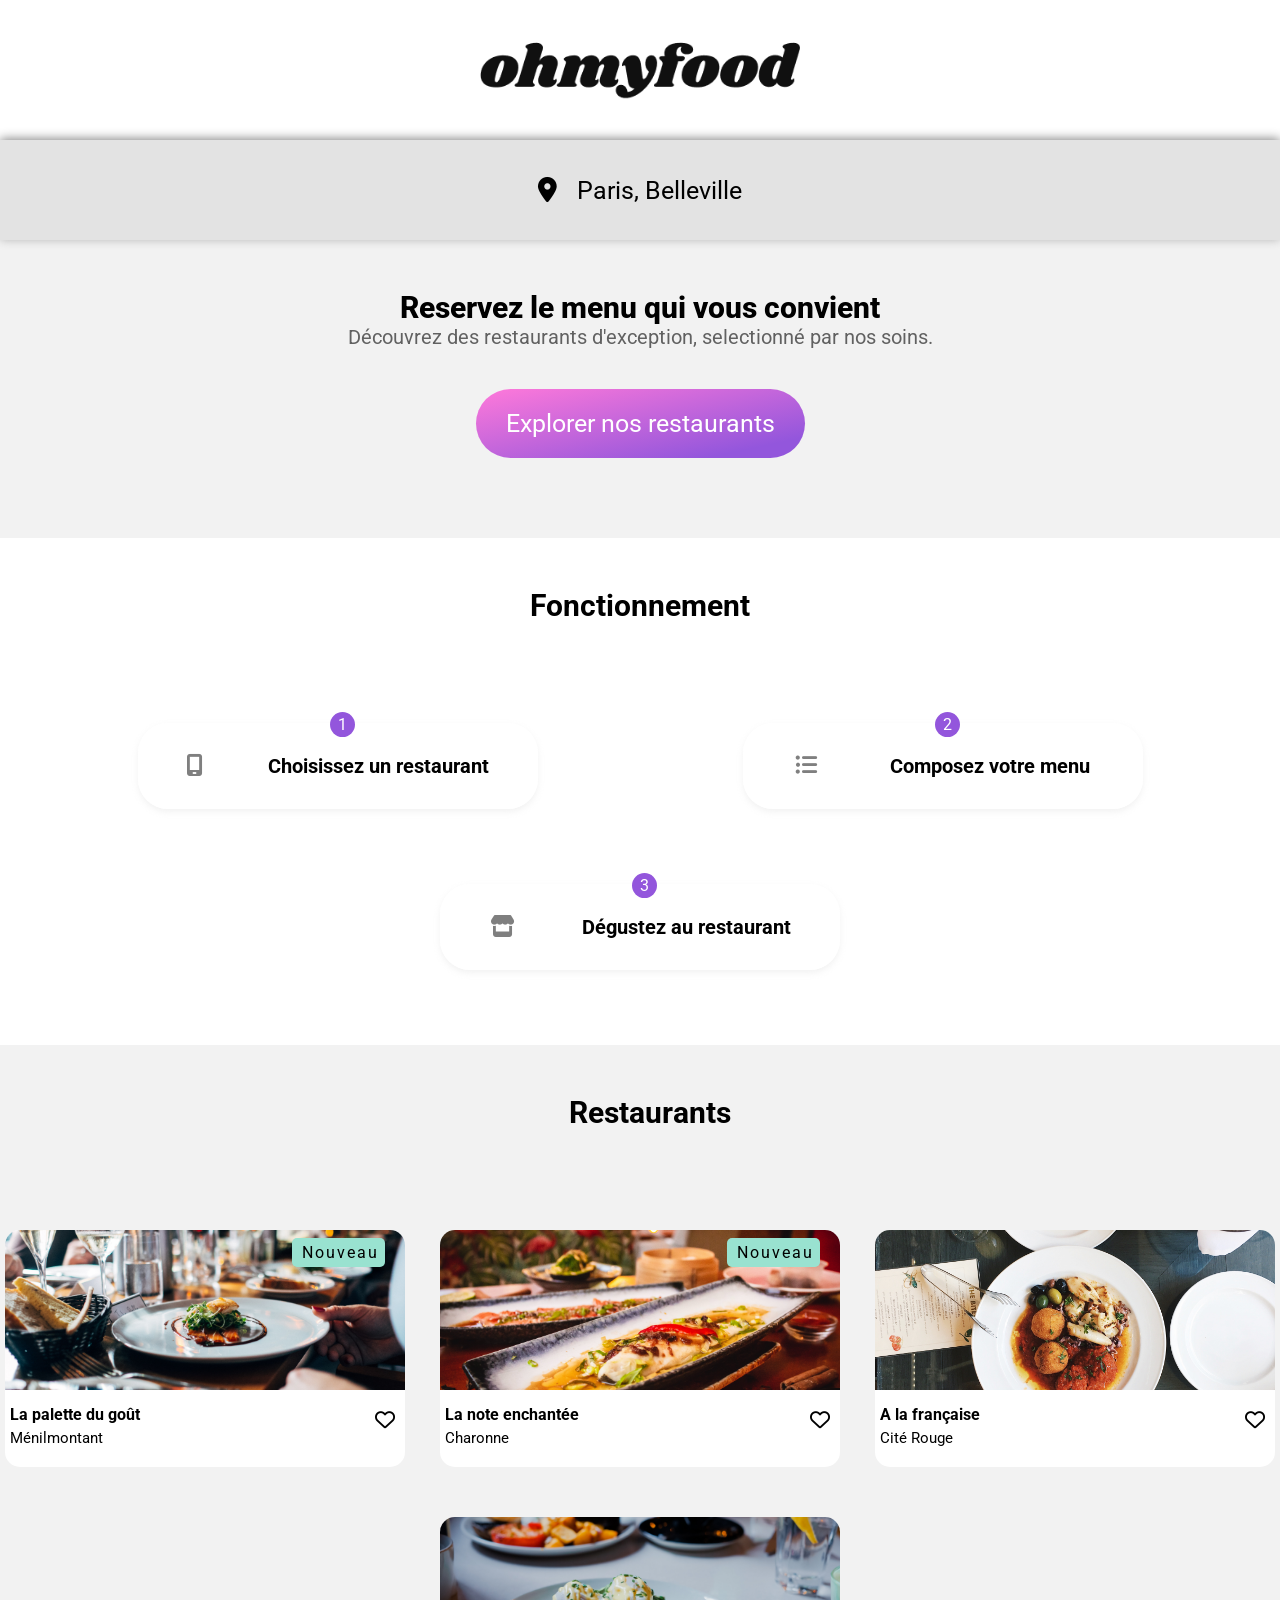
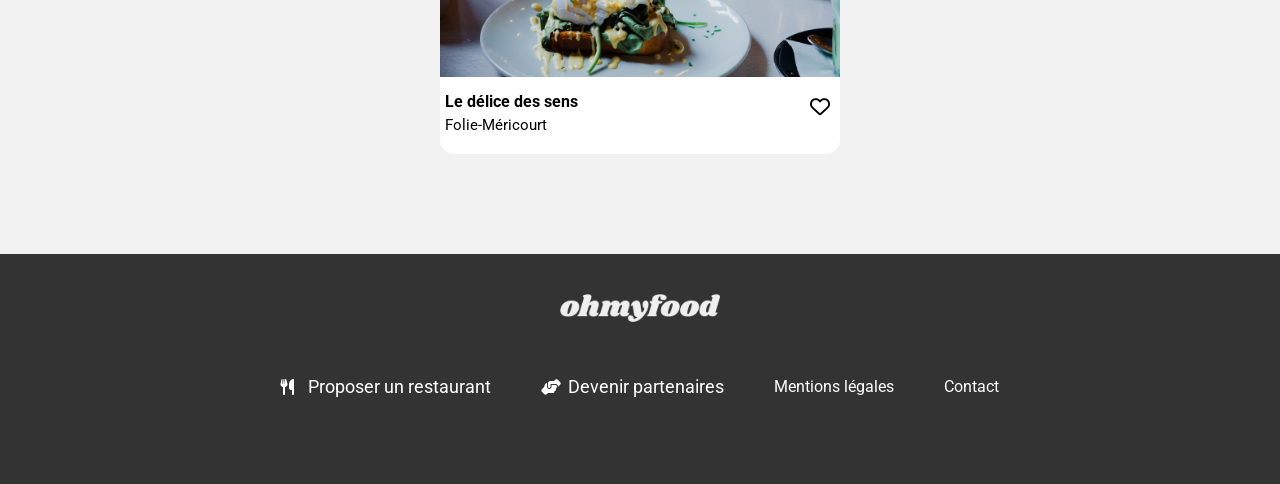
<file: accueil.html>
<!DOCTYPE html>
<html lang="fr">

    <head>
        <meta charset="UTF-8">
        <meta http-equiv="X-UA-Compatible" content="IE=edge">
        <meta name="viewport" content="width=device-width, initial-scale=1.0">

        <!-- Lien vers css personalisé -->
        <link rel="stylesheet" href="ressources/css/style.css">

        <!-- cdn Font Awesome -->
        <link rel="stylesheet" href="https://cdnjs.cloudflare.com/ajax/libs/font-awesome/6.1.1/css/all.min.css" integrity="sha512-KfkfwYDsLkIlwQp6LFnl8zNdLGxu9YAA1QvwINks4PhcElQSvqcyVLLD9aMhXd13uQjoXtEKNosOWaZqXgel0g==" crossorigin="anonymous" referrerpolicy="no-referrer" />

        <!-- cdn google font -->
        <link rel="preconnect" href="https://fonts.googleapis.com">
        <link rel="preconnect" href="https://fonts.gstatic.com" crossorigin>
        <link href="https://fonts.googleapis.com/css2?family=Shrikhand&display=swap" rel="stylesheet">
        <link href="https://fonts.googleapis.com/css2?family=Roboto:wght@100;300;400;500;700;900&family=Shrikhand&display=swap" rel="stylesheet">

        <title>Ohmyfood - Accueil</title>
    </head>
    <body>

         <div class="loader-container">
            <div class="loader"></div>
        </div>

        <header>
            <div class="nomSite">
                <img src="ressources/images/logo/ohmyfood.png" alt="Nom site internet ohmyfood">
            </div>
        </header>

        <main>

            <div id="localisation">
                <i class="fa-solid fa-location-dot"></i>
                <p>Paris, Belleville</p>
            </div>

            <section id="reservation">
                <h2>Reservez le menu qui vous convient</h2>
                <h3>Découvrez des restaurants d'exception, selectionné par nos soins.</h3>
                <a href="#restaurants">Explorer nos restaurants</a>

            </section>

            <section id="fonctionnement">
                <h2>Fonctionnement</h2>
                <div id="fonctionnementFlex">
                    <a href="#">
                        <div class="fonctionnementButtonFlex">
                            <i class="fa-solid fa-mobile-screen"></i>
                            <p>Choisissez un restaurant</p>
                        </div>
                        <span>1</span>
                    </a>
                    <a href="#">
                        <div class="fonctionnementButtonFlex">
                            <i class="fa-solid fa-list-ul"></i>
                            <p>Composez votre menu</p>
                        </div>
                        <span>2</span>
                    </a>
                    <a href="#">
                        <div class="fonctionnementButtonFlex">
                            <i class="fa-solid fa-store"></i>
                            <p>Dégustez au restaurant</p>
                        </div>
                        <span>3</span>
                    </a>
                </div>
            </section>

            <section id="restaurants">
                <h1>Restaurants</h1>
                <div id="restaurantContainer">
                    <div class="restaurant">
                        <a href="laPaletteDuGout.html">
                            <div class="restaurantPhoto" id="restaurantPhoto1">
                                <div class="textClignotant">
                                    <ul>
                                        <li>N</li>
                                        <li>o</li>
                                        <li>u</li>
                                        <li>v</li>
                                        <li>e</li>
                                        <li>a</li>
                                        <li>u</li>
                                    </ul>
                                </div>
                            </div>
                            <div class="restaurantDescription">
                                <h4>La palette du goût</h4>
                                <h5>Ménilmontant</h5>
                                <i class="fa-regular fa-heart"></i>
                                <i class="fa-solid fa-heart"></i>
                                
                            </div>
                        </a>
                    </div>
                    <div class="restaurant">
                        <a href="laNoteEnchantee.html">
                            <div class="restaurantPhoto" id="restaurantPhoto2">
                                <div class="textClignotant">
                                    <ul>
                                        <li>N</li>
                                        <li>o</li>
                                        <li>u</li>
                                        <li>v</li>
                                        <li>e</li>
                                        <li>a</li>
                                        <li>u</li>
                                    </ul>
                                </div>
                            </div>
                            <div class="restaurantDescription">
                                <h4>La note enchantée</h4>
                                <h5>Charonne</h5>
                                <i class="fa-regular fa-heart"></i>
                                <i class="fa-solid fa-heart"></i>
                            </div>
                        </a>
                    </div>
                    <div class="restaurant">
                        <a href="aLaFrancaise.html">
                            <div class="restaurantPhoto" id="restaurantPhoto3"></div>
                            <div class="restaurantDescription">
                                <h4>A la française</h4>
                                <h5>Cité Rouge</h5>
                                <i class="fa-regular fa-heart"></i>
                                <i class="fa-solid fa-heart"></i>
                            </div>
                        </a>
                    </div>
                    <div class="restaurant">
                        <a href="leDeliceDuSens.html">
                            <div class="restaurantPhoto" id="restaurantPhoto4"></div>
                            <div class="restaurantDescription">
                                <h4>Le délice des sens</h4>
                                <h5>Folie-Méricourt</h5>
                                <i class="fa-regular fa-heart"></i>
                                <i class="fa-solid fa-heart"></i>
                            </div>
                        </a>
                    </div>
                </div>
            </section>
            
        </main>


        <footer>
            <div id="nomSiteFooter">
                <img src="ressources/images/logo/ohmyfood.png" alt="logo ohmyfood">
            </div>
            <ul>
                <li id="footerRestaurant">
                    <a href="#">
                        <i class="fa-solid fa-utensils"></i>
                        <span>Proposer un restaurant</span>   
                    </a>
                </li>
                <li id="footerPartener">
                    <a href="#">
                        <i class="fa-solid fa-handshake-angle"></i>
                        <span>Devenir partenaires</span>
                    </a>
                </li>
                <li>
                    <a href="#">Mentions légales</a>
                </li>
                <li>
                    <a href="#">Contact</a>
                </li>
            </ul>
        </footer>
    </body>
</html>
</file>
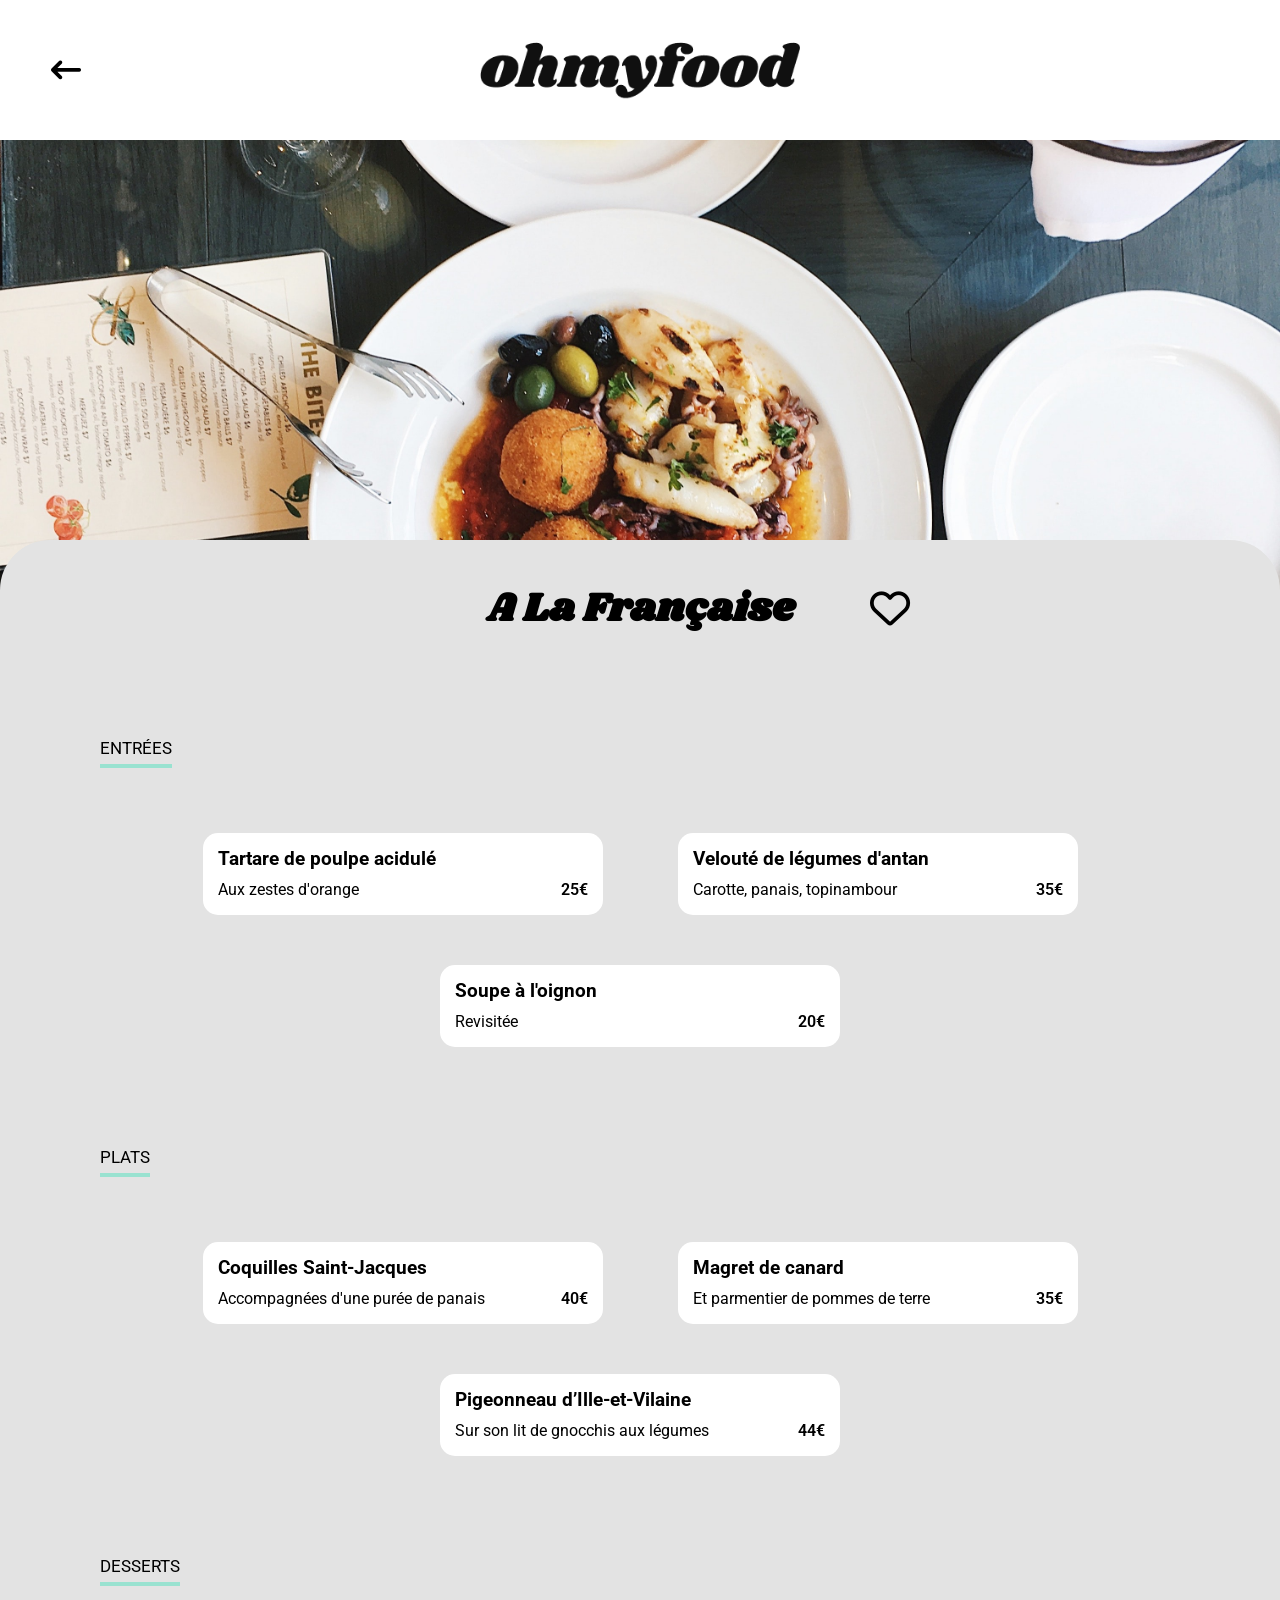
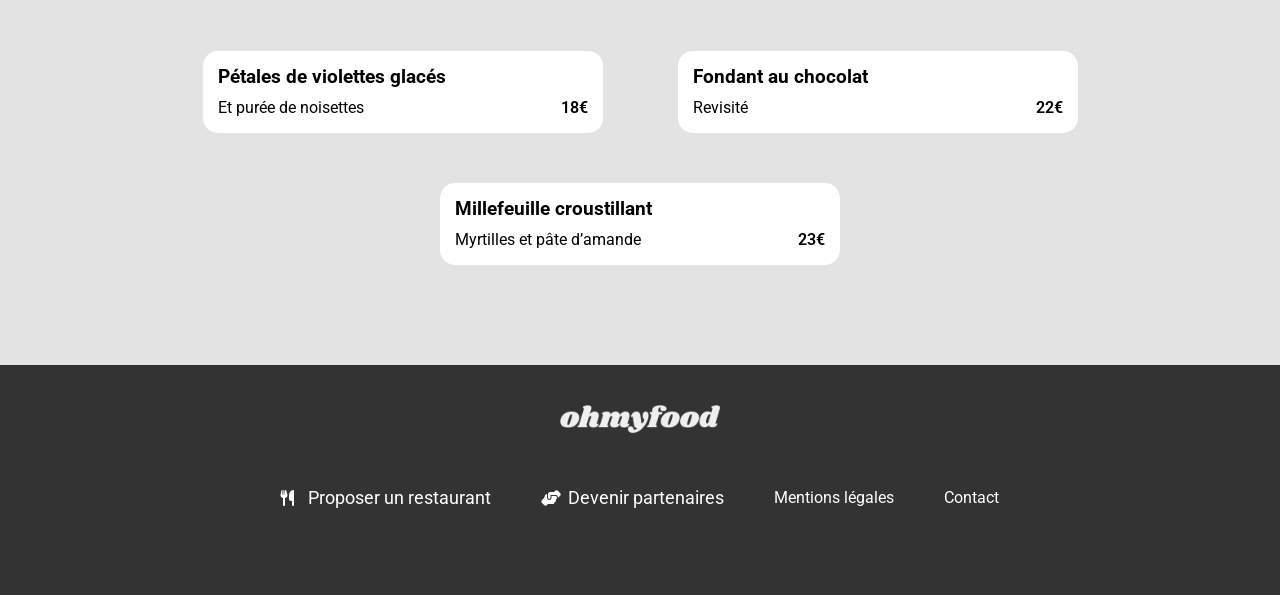
<file: aLaFrancaise.html>
<!DOCTYPE html>

<html lang="fr">
    <head>
        <meta charset="UTF-8">
        <meta http-equiv="X-UA-Compatible" content="IE=edge">
        <meta name="viewport" content="width=device-width, initial-scale=1.0">

        <!-- Lien vers css personalisé -->
        <link rel="stylesheet" href="ressources/css/style.css">

        <!-- cdn Font Awesome -->
        <link rel="stylesheet" href="https://cdnjs.cloudflare.com/ajax/libs/font-awesome/6.1.1/css/all.min.css" integrity="sha512-KfkfwYDsLkIlwQp6LFnl8zNdLGxu9YAA1QvwINks4PhcElQSvqcyVLLD9aMhXd13uQjoXtEKNosOWaZqXgel0g==" crossorigin="anonymous" referrerpolicy="no-referrer" />

        <!-- cdn google font -->
        <link rel="preconnect" href="https://fonts.googleapis.com">
        <link rel="preconnect" href="https://fonts.gstatic.com" crossorigin>
        <link href="https://fonts.googleapis.com/css2?family=Shrikhand&display=swap" rel="stylesheet">
        <link href="https://fonts.googleapis.com/css2?family=Roboto:wght@100;300;400;500;700;900&family=Shrikhand&display=swap" rel="stylesheet">

        <title> Ohmyfood - A la française </title>
    </head>

    <body>

        <header>
            <div class="nomSite">
                <img src="ressources/images/logo/ohmyfood.png" alt="Nom site internet ohmyfood">
            </div>
        </header>
        
        <main>
            <div class="photoRestaurant" id="photoRestaurant3">
                <a href="accueil.html">
                    <i class="fa-solid fa-arrow-left-long"></i>
                </a>
            </div>

            <section class="contenuRestaurant">
                
                <div class="titreRestaurant">
                    <h1>A La Française</h1>
                    <i class="fa-regular fa-heart"></i>
                    <i class="fa-solid fa-heart"></i>
                </div>

                <div class="platRestaurant">
                    <div class="platRestaurantType">
                        <h2>Entrées</h2>
                        <div class="platRestaurantTypeDetail">
                            <div class="detailCarteRestaurant">
                                <div class="extensionCarteHover"></div>
                                <div class="extensionCarteHoverCheck">
                                    <i class="fa-solid fa-circle-check"></i>
                                </div>
                                <h3>Tartare de poulpe acidulé</h3>
                                <p>Aux zestes d'orange</p>
                                <span>25€</span>
                            </div>
                            <div class="detailCarteRestaurant">
                                <div class="extensionCarteHover">
                                    <span>...</span>
                                </div>
                                <div class="extensionCarteHoverCheck">
                                    <i class="fa-solid fa-circle-check"></i>
                                </div>
                                <h3>Velouté de légumes d'antan</h3>
                                <p>Carotte, panais, topinambour</p>
                                <span>35€</span>
                            </div>
                            <div class="detailCarteRestaurant">
                                <div class="extensionCarteHover"></div>
                                <div class="extensionCarteHoverCheck">
                                    <i class="fa-solid fa-circle-check"></i>
                                </div>
                                <h3>Soupe à l'oignon</h3>
                                <p>Revisitée</p>
                                <span>20€</span>
                            </div>
                        </div>
                    </div>

                    <div class="platRestaurantType">
                        <h2>Plats</h2>
                        <div class="platRestaurantTypeDetail">
                            <div class="detailCarteRestaurant">
                                <div class="extensionCarteHover">
                                    <span>...</span>
                                </div>
                                <div class="extensionCarteHoverCheck">
                                    <i class="fa-solid fa-circle-check"></i>
                                </div>
                                <h3>Coquilles Saint-Jacques</h3>
                                <p>Accompagnées d'une purée de panais</p>
                                <span>40€</span>
                            </div>
                            <div class="detailCarteRestaurant">
                                <div class="extensionCarteHover">
                                    <span>...</span>
                                </div>
                                <div class="extensionCarteHoverCheck">
                                    <i class="fa-solid fa-circle-check"></i>
                                </div>
                                <h3>Magret de canard</h3>
                                <p>Et parmentier de pommes de terre</p>
                                <span>35€</span>
                            </div>
                            <div class="detailCarteRestaurant">
                                <div class="extensionCarteHover">
                                    <span>...</span>
                                </div>
                                <div class="extensionCarteHoverCheck">
                                    <i class="fa-solid fa-circle-check"></i>
                                </div>
                                <h3>Pigeonneau d’Ille-et-Vilaine</h3>
                                <p>Sur son lit de gnocchis aux légumes</p>
                                <span>44€</span>
                            </div>
                        </div>
                    </div>

                    <div class="platRestaurantType">
                        <h2>desserts</h2>
                        <div class="platRestaurantTypeDetail">
                            <div class="detailCarteRestaurant">
                                <div class="extensionCarteHover"></div>
                                <div class="extensionCarteHoverCheck">
                                    <i class="fa-solid fa-circle-check"></i>
                                </div>
                                <h3>Pétales de violettes glacés</h3>
                                <p>Et purée de noisettes</p>
                                <span>18€</span>
                            </div>
                            <div class="detailCarteRestaurant">
                                <div class="extensionCarteHover"></div>
                                <div class="extensionCarteHoverCheck">
                                    <i class="fa-solid fa-circle-check"></i>
                                </div>
                                <h3>Fondant au chocolat</h3>
                                <p>Revisité</p>
                                <span>22€</span>
                            </div>
                            <div class="detailCarteRestaurant">
                                <div class="extensionCarteHover">
                                    <span>...</span>
                                </div>
                                <div class="extensionCarteHoverCheck">
                                    <i class="fa-solid fa-circle-check"></i>
                                </div>
                                <h3>Millefeuille croustillant</h3>
                                <p>Myrtilles et pâte d’amande</p>
                                <span>23€</span>
                            </div>
                        </div>
                    </div>

                </div>
            </section>
        </main>
        
        <footer>
            <div id="nomSiteFooter">
                <img src="ressources/images/logo/ohmyfood.png" alt="logo ohmyfood">
            </div>
            <ul>
                <li id="footerRestaurant">
                    <a href="#">
                        <i class="fa-solid fa-utensils"></i>
                        <span>Proposer un restaurant</span>   
                    </a>
                </li>
                <li id="footerPartener">
                    <a href="#">
                        <i class="fa-solid fa-handshake-angle"></i>
                        <span>Devenir partenaires</span>
                    </a>
                </li>
                <li>
                    <a href="#">Mentions légales</a>
                </li>
                <li>
                    <a href="#">Contact</a>
                </li>
            </ul>
        </footer>
    </body>
</html>
</file>
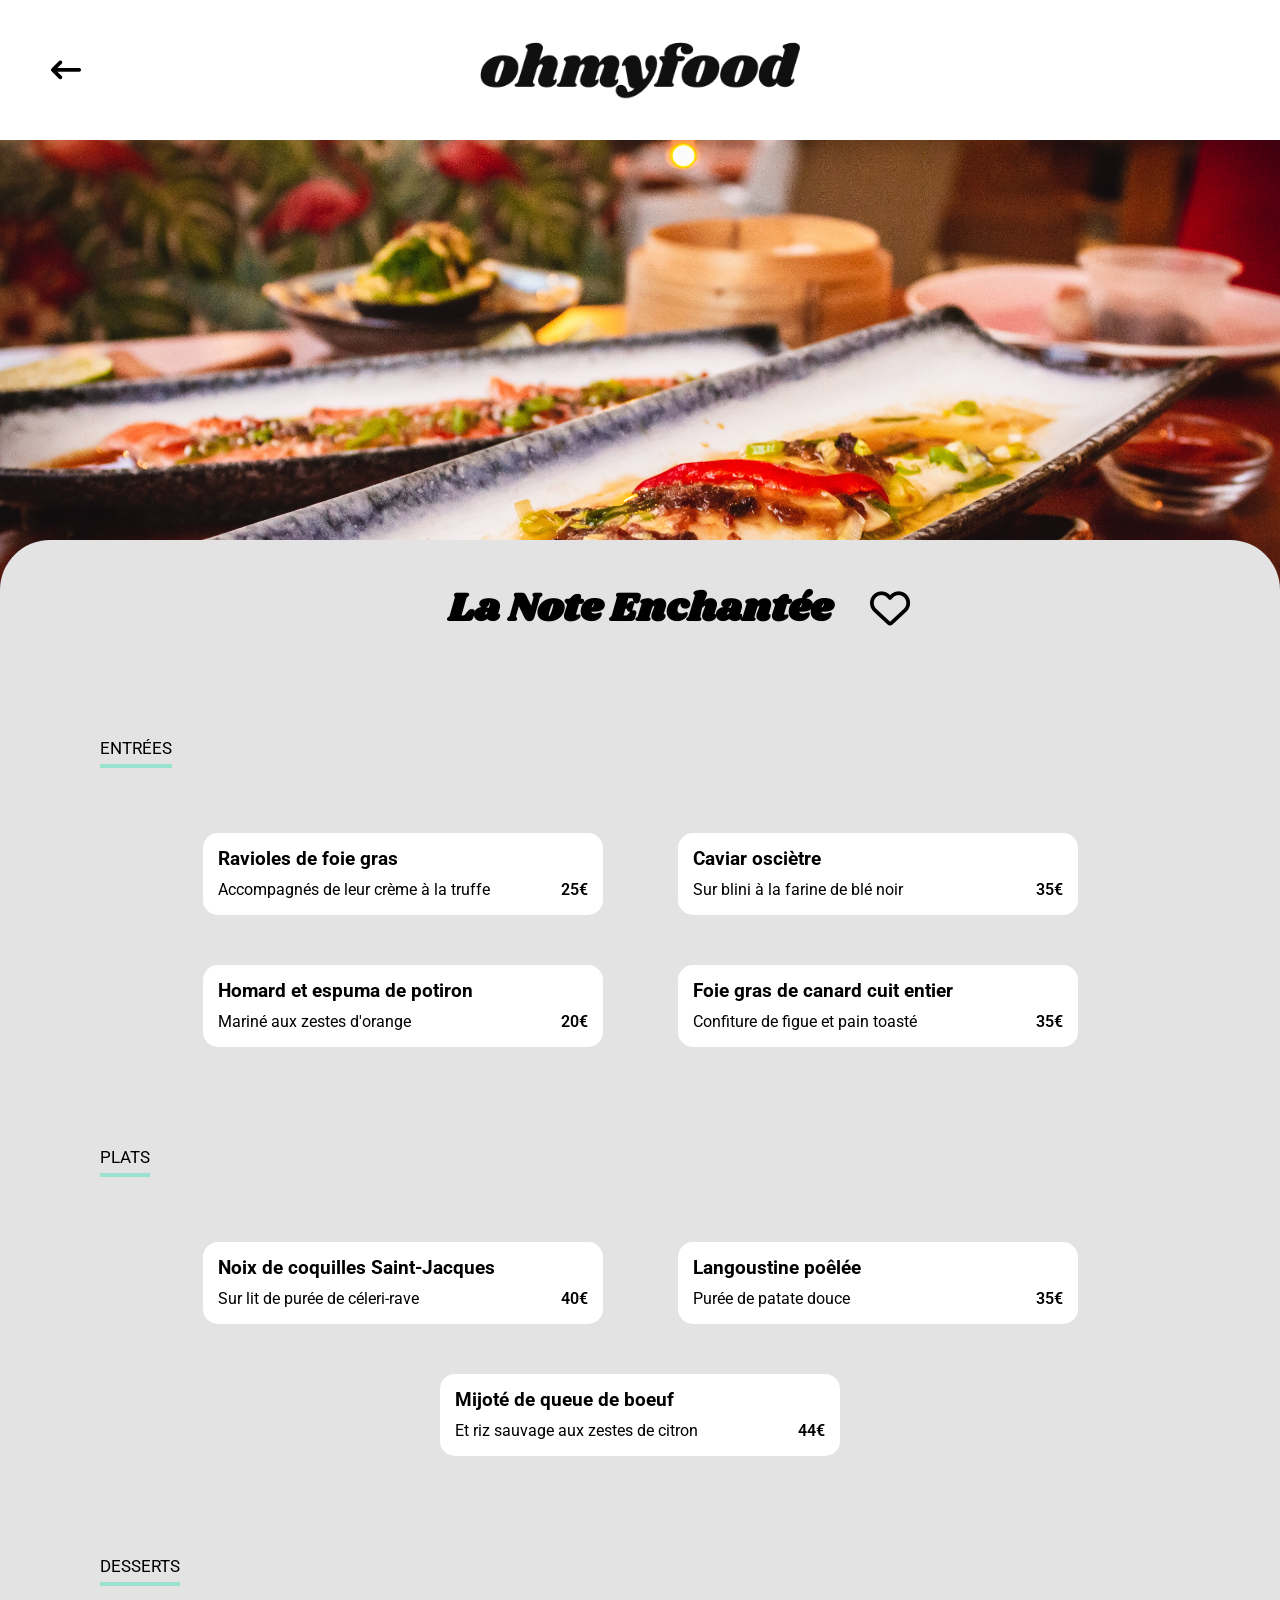
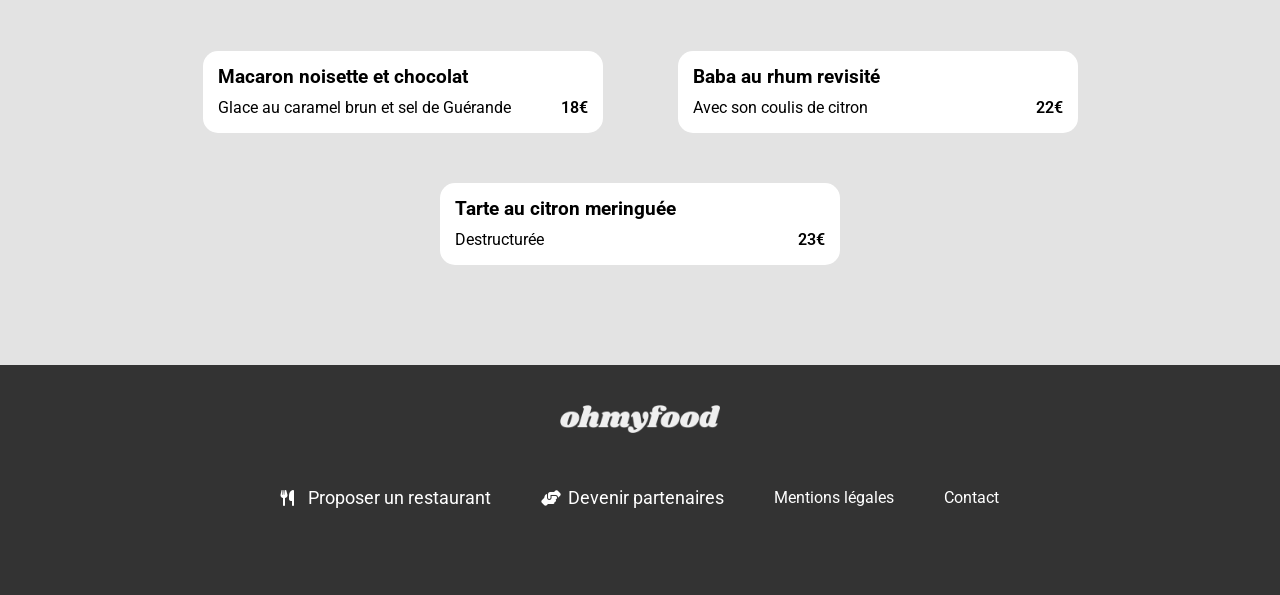
<file: laNoteEnchantee.html>
<!DOCTYPE html>

<html lang="fr">
    <head>
        <meta charset="UTF-8">
        <meta http-equiv="X-UA-Compatible" content="IE=edge">
        <meta name="viewport" content="width=device-width, initial-scale=1.0">

        <!-- Lien vers css personalisé -->
        <link rel="stylesheet" href="ressources/css/style.css">

        <!-- cdn Font Awesome -->
        <link rel="stylesheet" href="https://cdnjs.cloudflare.com/ajax/libs/font-awesome/6.1.1/css/all.min.css" integrity="sha512-KfkfwYDsLkIlwQp6LFnl8zNdLGxu9YAA1QvwINks4PhcElQSvqcyVLLD9aMhXd13uQjoXtEKNosOWaZqXgel0g==" crossorigin="anonymous" referrerpolicy="no-referrer" />

        <!-- cdn google font -->
        <link rel="preconnect" href="https://fonts.googleapis.com">
        <link rel="preconnect" href="https://fonts.gstatic.com" crossorigin>
        <link href="https://fonts.googleapis.com/css2?family=Shrikhand&display=swap" rel="stylesheet">
        <link href="https://fonts.googleapis.com/css2?family=Roboto:wght@100;300;400;500;700;900&family=Shrikhand&display=swap" rel="stylesheet">

        <title> Ohmyfood - La Note Enchantée </title>
    </head>

    <body>

        <header>
            <div class="nomSite">
                <img src="ressources/images/logo/ohmyfood.png" alt="Nom site internet ohmyfood">
            </div>
        </header>
        
        <main>
            <div class="photoRestaurant" id="photoRestaurant2">
                <a href="accueil.html">
                    <i class="fa-solid fa-arrow-left-long"></i>
                </a>
            </div>

            <section class="contenuRestaurant">
                <div class="titreRestaurant">
                    <h1>La Note Enchantée</h1>
                    <i class="fa-regular fa-heart"></i>
                    <i class="fa-solid fa-heart"></i>
                </div>

                <div class="platRestaurant">
                    <div class="platRestaurantType">
                        <h2>Entrées</h2>
                        <div class="platRestaurantTypeDetail">
                            <div class="detailCarteRestaurant">
                                <div class="extensionCarteHover">
                                    <span>...</span>
                                </div>
                                <div class="extensionCarteHoverCheck">
                                    <i class="fa-solid fa-circle-check"></i>
                                </div>
                                <h3>Ravioles de foie gras</h3>
                                <p>Accompagnés de leur crème à la truffe</p>
                                <span>25€</span>
                            </div>
                            <div class="detailCarteRestaurant">
                                <div class="extensionCarteHover">
                                    <span>...</span>
                                </div>
                                <div class="extensionCarteHoverCheck">
                                    <i class="fa-solid fa-circle-check"></i>
                                </div>
                                <h3>Caviar osciètre </h3>
                                <p>Sur blini à la farine de blé noir</p>
                                <span>35€</span>
                            </div>
                            <div class="detailCarteRestaurant">
                                <div class="extensionCarteHover">
                                    <span>...</span>
                                </div>
                                <div class="extensionCarteHoverCheck">
                                    <i class="fa-solid fa-circle-check"></i>
                                </div>
                                <h3>Homard et espuma de potiron</h3>
                                <p>Mariné aux zestes d'orange</p>
                                <span>20€</span>
                            </div>
                            <div class="detailCarteRestaurant">
                                <div class="extensionCarteHover">
                                    <span>...</span>
                                </div>
                                <div class="extensionCarteHoverCheck">
                                    <i class="fa-solid fa-circle-check"></i>
                                </div>
                                <h3>Foie gras de canard cuit entier</h3>
                                <p>Confiture de figue et pain toasté</p>
                                <span>35€</span>
                            </div>
                        </div>
                    </div>

                    <div class="platRestaurantType">
                        <h2>Plats</h2>
                        <div class="platRestaurantTypeDetail">
                            <div class="detailCarteRestaurant">
                                <div class="extensionCarteHover">
                                    <span>...</span>
                                </div>
                                <div class="extensionCarteHoverCheck">
                                    <i class="fa-solid fa-circle-check"></i>
                                </div>
                                <h3>Noix de coquilles Saint-Jacques</h3>
                                <p>Sur lit de purée de céleri-rave</p>
                                <span>40€</span>
                            </div>
                            <div class="detailCarteRestaurant">
                                <div class="extensionCarteHover"></div>
                                <div class="extensionCarteHoverCheck">
                                    <i class="fa-solid fa-circle-check"></i>
                                </div>
                                <h3>Langoustine poêlée</h3>
                                <p>Purée de patate douce</p>
                                <span>35€</span>
                            </div>
                            <div class="detailCarteRestaurant">
                                <div class="extensionCarteHover">
                                    <span>...</span>
                                </div>
                                <div class="extensionCarteHoverCheck">
                                    <i class="fa-solid fa-circle-check"></i>
                                </div>
                                <h3>Mijoté de queue de boeuf </h3>
                                <p>Et riz sauvage aux zestes de citron</p>
                                <span>44€</span>
                            </div>
                        </div>
                    </div>

                    <div class="platRestaurantType">
                        <h2>desserts</h2>
                        <div class="platRestaurantTypeDetail">
                            <div class="detailCarteRestaurant">
                                <div class="extensionCarteHover">
                                    <span>...</span>
                                </div>
                                <div class="extensionCarteHoverCheck">
                                    <i class="fa-solid fa-circle-check"></i>
                                </div>
                                <h3>Macaron noisette et chocolat</h3>
                                <p>Glace au caramel brun et sel de Guérande</p>
                                <span>18€</span>
                            </div>
                            <div class="detailCarteRestaurant">
                                <div class="extensionCarteHover">
                                    <span>...</span>
                                </div>
                                <div class="extensionCarteHoverCheck">
                                    <i class="fa-solid fa-circle-check"></i>
                                </div>
                                <h3>Baba au rhum revisité </h3>
                                <p>Avec son coulis de citron</p>
                                <span>22€</span>
                            </div>
                            <div class="detailCarteRestaurant">
                                <div class="extensionCarteHover"></div>
                                <div class="extensionCarteHoverCheck">
                                    <i class="fa-solid fa-circle-check"></i>
                                </div>
                                <h3>Tarte au citron meringuée </h3>
                                <p>Destructurée</p>
                                <span>23€</span>
                            </div>
                        </div>
                    </div>

                </div>
            </section>
        </main>
        
        <footer>
            <div id="nomSiteFooter">
                <img src="ressources/images/logo/ohmyfood.png" alt="logo ohmyfood">
            </div>
            <ul>
                <li id="footerRestaurant">
                    <a href="#">
                        <i class="fa-solid fa-utensils"></i>
                        <span>Proposer un restaurant</span>   
                    </a>
                </li>
                <li id="footerPartener">
                    <a href="#">
                        <i class="fa-solid fa-handshake-angle"></i>
                        <span>Devenir partenaires</span>
                    </a>
                </li>
                <li>
                    <a href="#">Mentions légales</a>
                </li>
                <li>
                    <a href="#">Contact</a>
                </li>
            </ul>
        </footer>
    </body>
</html>
</file>
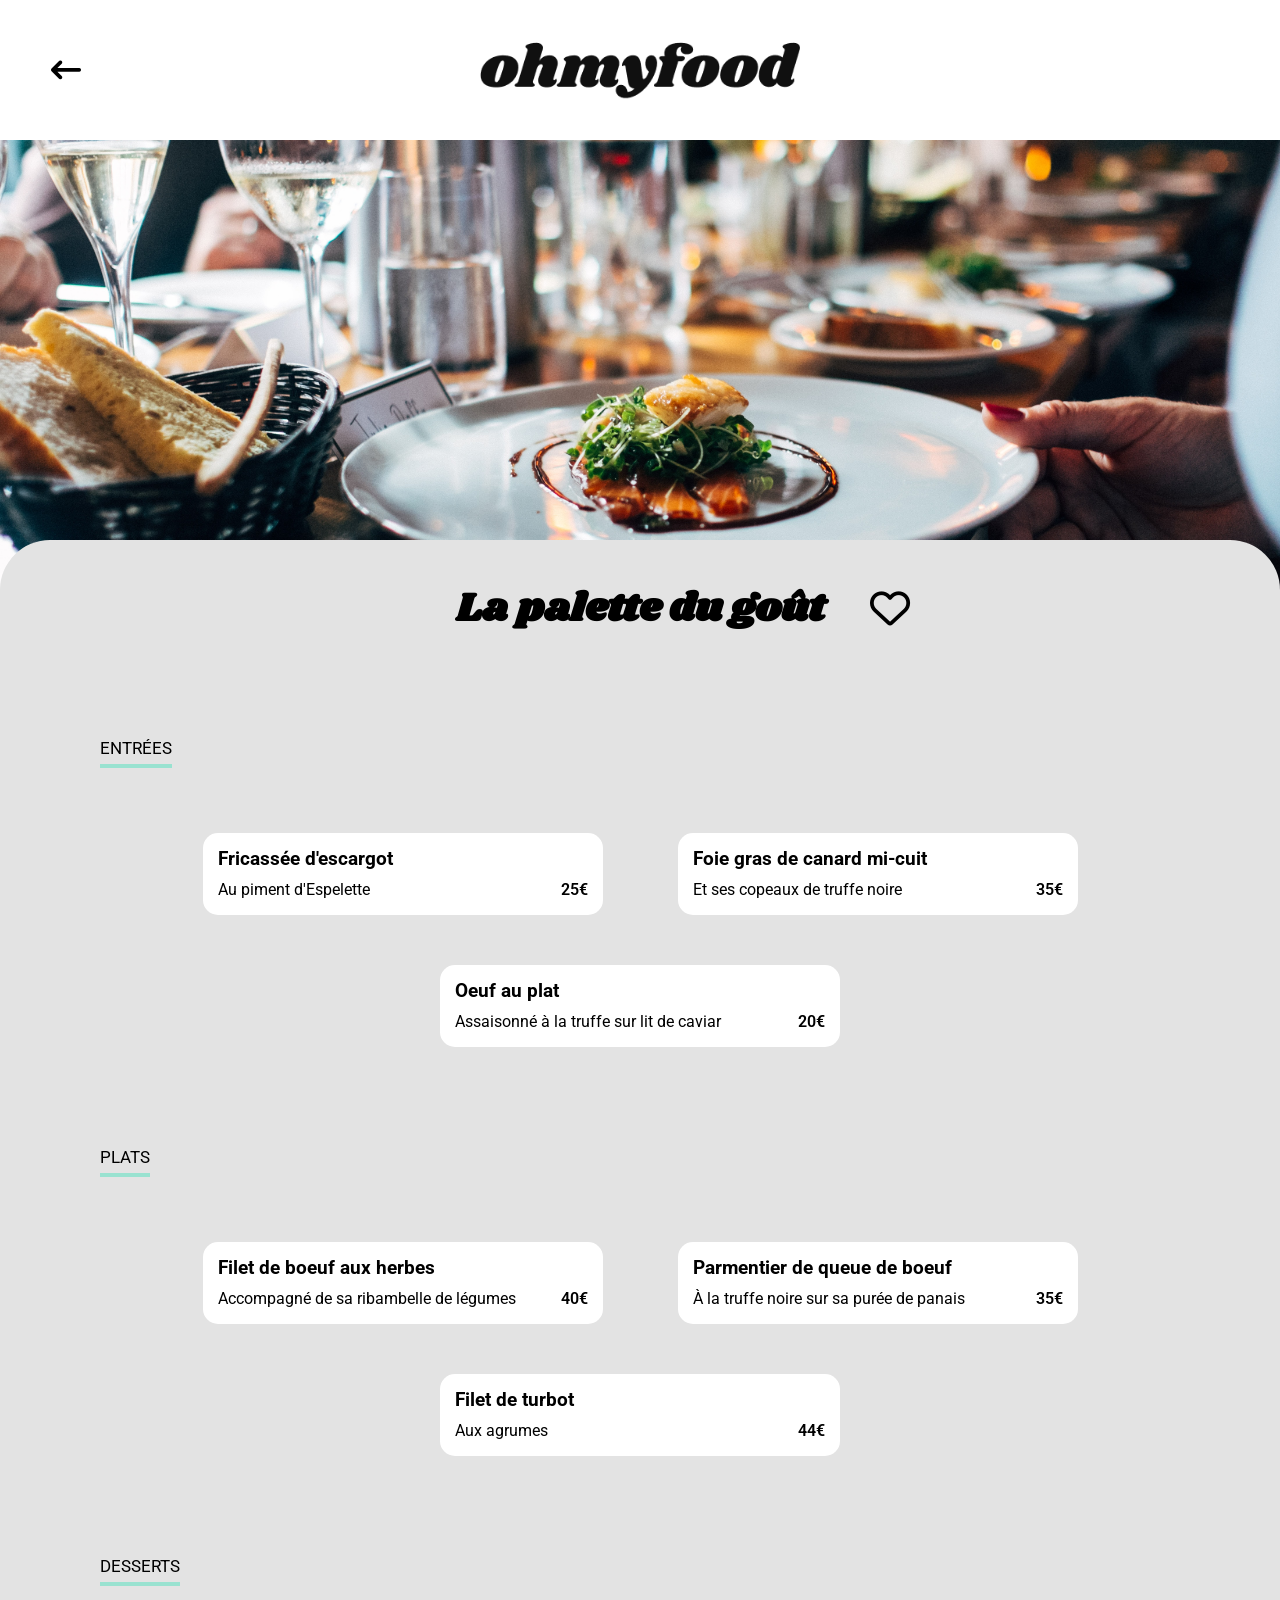
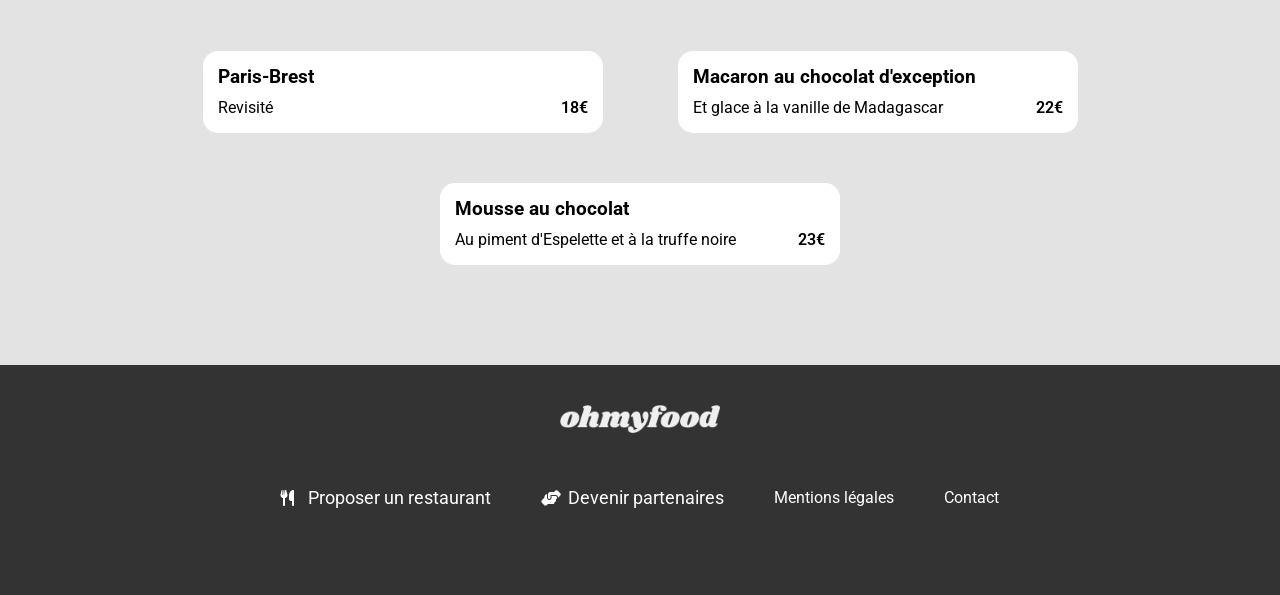
<file: laPaletteDuGout.html>
<!DOCTYPE html>

<html lang="fr">
    <head>
        <meta charset="UTF-8">
        <meta http-equiv="X-UA-Compatible" content="IE=edge">
        <meta name="viewport" content="width=device-width, initial-scale=1.0">

        <!-- Lien vers css personalisé -->
        <link rel="stylesheet" href="ressources/css/style.css">

        <!-- cdn Font Awesome -->
        <link rel="stylesheet" href="https://cdnjs.cloudflare.com/ajax/libs/font-awesome/6.1.1/css/all.min.css" integrity="sha512-KfkfwYDsLkIlwQp6LFnl8zNdLGxu9YAA1QvwINks4PhcElQSvqcyVLLD9aMhXd13uQjoXtEKNosOWaZqXgel0g==" crossorigin="anonymous" referrerpolicy="no-referrer" />

        <!-- cdn google font -->
        <link rel="preconnect" href="https://fonts.googleapis.com">
        <link rel="preconnect" href="https://fonts.gstatic.com" crossorigin>
        <link href="https://fonts.googleapis.com/css2?family=Shrikhand&display=swap" rel="stylesheet">
        <link href="https://fonts.googleapis.com/css2?family=Roboto:wght@100;300;400;500;700;900&family=Shrikhand&display=swap" rel="stylesheet">

        <title> Ohmyfood - La palette du goût </title>
    </head>

    <body>
        <header>
            <div class="nomSite">
                <img src="ressources/images/logo/ohmyfood.png" alt="Nom site internet ohmyfood">
            </div>
        </header>
        
        <main>
            <div class="photoRestaurant" id="photoRestaurant1">
                <a href="accueil.html">
                    <i class="fa-solid fa-arrow-left-long"></i>
                </a>
            </div>

            <section class="contenuRestaurant">
                <div class="titreRestaurant">
                    <h1>La palette du goût</h1>
                    <i class="fa-regular fa-heart"></i>
                    <i class="fa-solid fa-heart"></i>
                </div>

                <div class="platRestaurant">
                    <div class="platRestaurantType">
                        <h2>Entrées</h2>
                        <div class="platRestaurantTypeDetail">
                            <div class="detailCarteRestaurant">
                                <div class="extensionCarteHover"></div>
                                <div class="extensionCarteHoverCheck">
                                    <i class="fa-solid fa-circle-check"></i>
                                </div>
                                <h3>Fricassée d'escargot</h3>
                                <p>Au piment d'Espelette </p>
                                <span>25€</span>
                            </div>
                            <div class="detailCarteRestaurant">
                                <div class="extensionCarteHover">
                                    <span>...</span>
                                </div>
                                <div class="extensionCarteHoverCheck">
                                    <i class="fa-solid fa-circle-check"></i>
                                </div>
                                <h3>Foie gras de canard mi-cuit</h3>
                                <p>Et ses copeaux de truffe noire</p>
                                <span>35€</span>
                            </div>
                            <div class="detailCarteRestaurant">
                                <div class="extensionCarteHover">
                                    <span>...</span>
                                </div>
                                <div class="extensionCarteHoverCheck">
                                    <i class="fa-solid fa-circle-check"></i>
                                </div>
                                <h3>Oeuf au plat</h3>
                                <p>Assaisonné à la truffe sur lit de caviar</p>
                                <span>20€</span>
                            </div>
                        </div>
                    </div>
    
                    <div class="platRestaurantType">
                        <h2>Plats</h2>
                        <div class="platRestaurantTypeDetail">
                            <div class="detailCarteRestaurant">
                                <div class="extensionCarteHover">
                                    <span>...</span>
                                </div>
                                <div class="extensionCarteHoverCheck">
                                    <i class="fa-solid fa-circle-check"></i>
                                </div>
                                <h3>Filet de boeuf aux herbes</h3>
                                <p>Accompagné de sa ribambelle de légumes</p>
                                <span>40€</span>
                            </div>
                            <div class="detailCarteRestaurant">
                                <div class="extensionCarteHover">
                                    <span>...</span>
                                </div>
                                <div class="extensionCarteHoverCheck">
                                    <i class="fa-solid fa-circle-check"></i>
                                </div>
                                <h3>Parmentier de queue de boeuf</h3>
                                <p>À la truffe noire sur sa purée de panais</p>
                                <span>35€</span>
                            </div>
                            <div class="detailCarteRestaurant">
                                <div class="extensionCarteHover"></div>
                                <div class="extensionCarteHoverCheck">
                                    <i class="fa-solid fa-circle-check"></i>
                                </div>
                                <h3>Filet de turbot</h3>
                                <p>Aux agrumes</p>
                                <span>44€</span>
                            </div>
                        </div>
                    </div>
    
                    <div class="platRestaurantType">
                        <h2>desserts</h2>
                        <div class="platRestaurantTypeDetail">
                            <div class="detailCarteRestaurant">
                                <div class="extensionCarteHover"></div>
                                <div class="extensionCarteHoverCheck">
                                    <i class="fa-solid fa-circle-check"></i>
                                </div>
                                <h3>Paris-Brest</h3>
                                <p>Revisité</p>
                                <span>18€</span>
                            </div>
                            <div class="detailCarteRestaurant">
                                <div class="extensionCarteHover">
                                    <span>...</span>
                                </div>
                                <div class="extensionCarteHoverCheck">
                                    <i class="fa-solid fa-circle-check"></i>
                                </div>
                                <h3>Macaron au chocolat d'exception </h3>
                                <p>Et glace à la vanille de Madagascar</p>
                                <span>22€</span>
                            </div>
                            <div class="detailCarteRestaurant">
                                <div class="extensionCarteHover">
                                    <span>...</span>
                                </div>
                                <div class="extensionCarteHoverCheck">
                                    <i class="fa-solid fa-circle-check"></i>
                                </div>
                                <h3>Mousse au chocolat </h3>
                                <p>Au piment d'Espelette et à la truffe noire</p>
                                <span>23€</span>
                            </div>
                        </div>
                    </div>
                </div>
            </section>
        </main>
        
        <footer>
            <div id="nomSiteFooter">
                <img src="ressources/images/logo/ohmyfood.png" alt="logo ohmyfood">
            </div>
            <ul>
                <li id="footerRestaurant">
                    <a href="#">
                        <i class="fa-solid fa-utensils"></i>
                        <span>Proposer un restaurant</span>   
                    </a>
                </li>
                <li id="footerPartener">
                    <a href="#">
                        <i class="fa-solid fa-handshake-angle"></i>
                        <span>Devenir partenaires</span>
                    </a>
                </li>
                <li>
                    <a href="#">Mentions légales</a>
                </li>
                <li>
                    <a href="#">Contact</a>
                </li>
            </ul>
        </footer>
    </body>
</html>
</file>
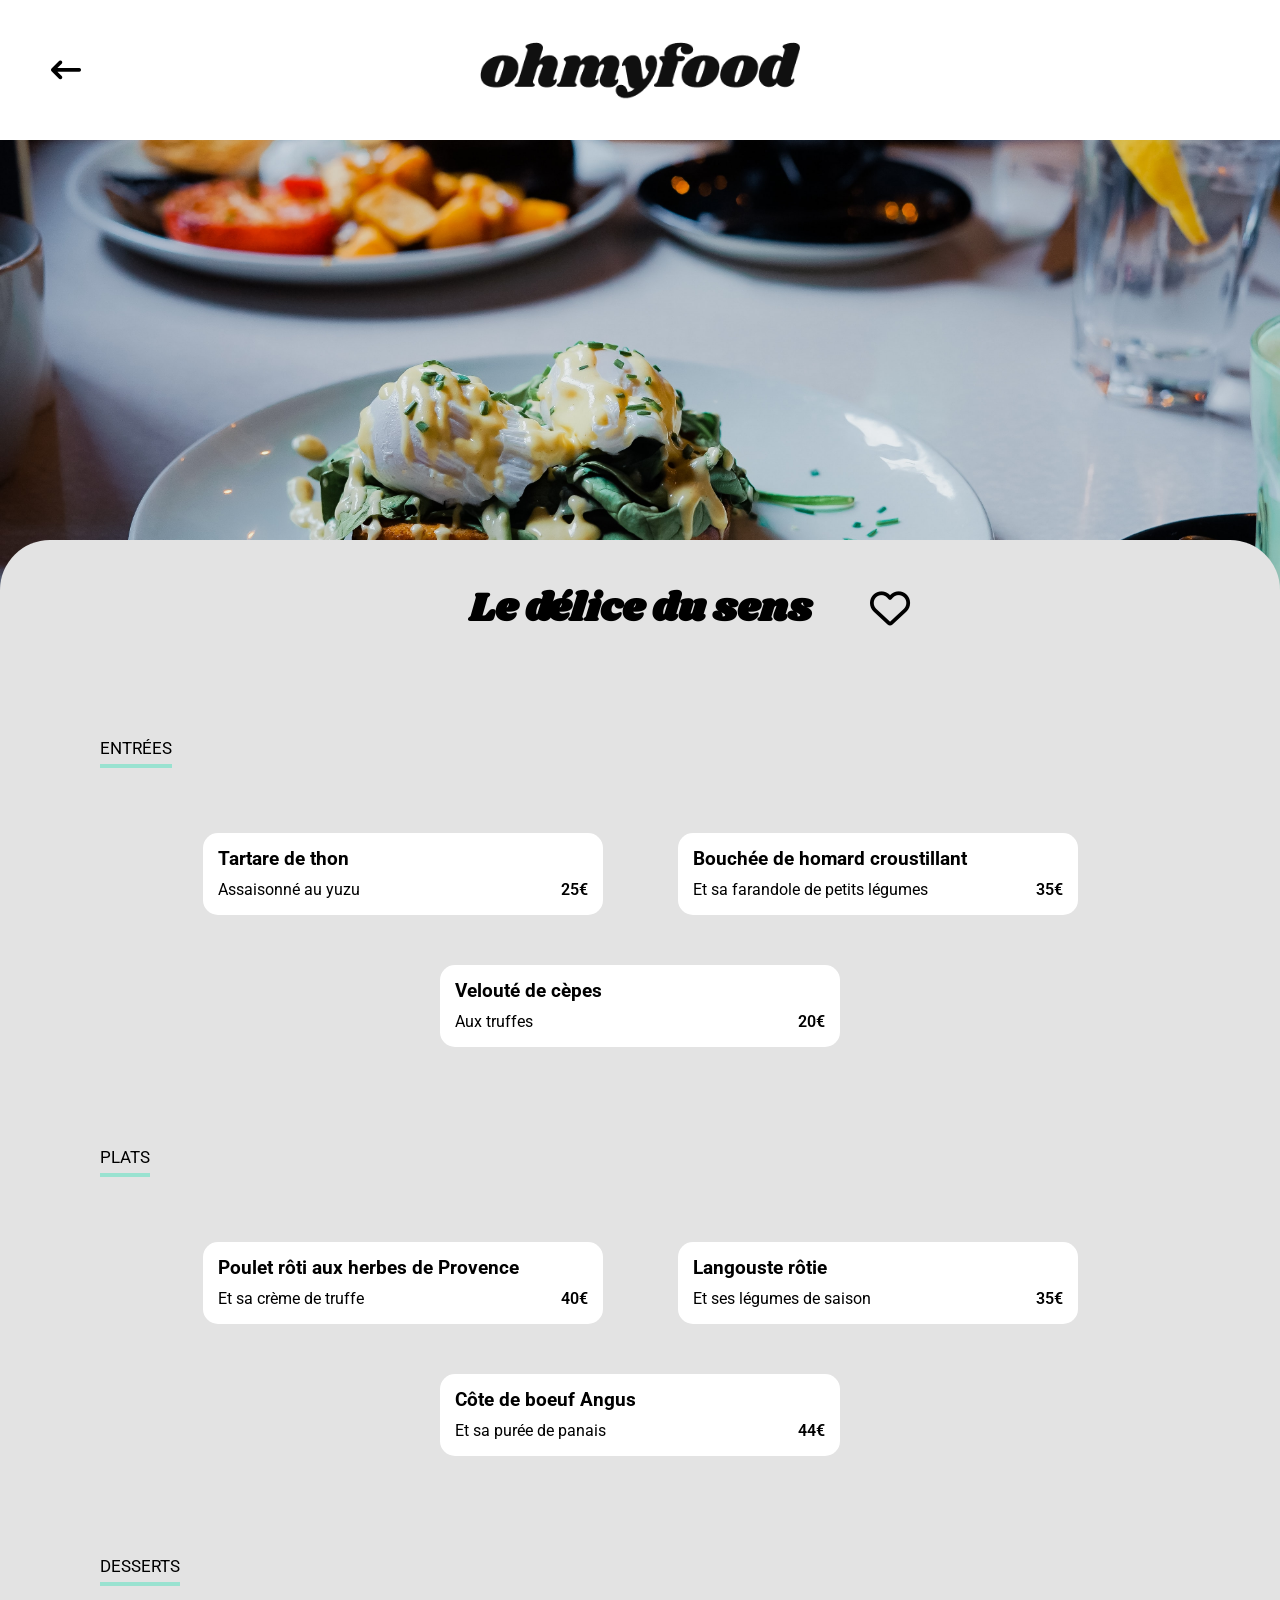
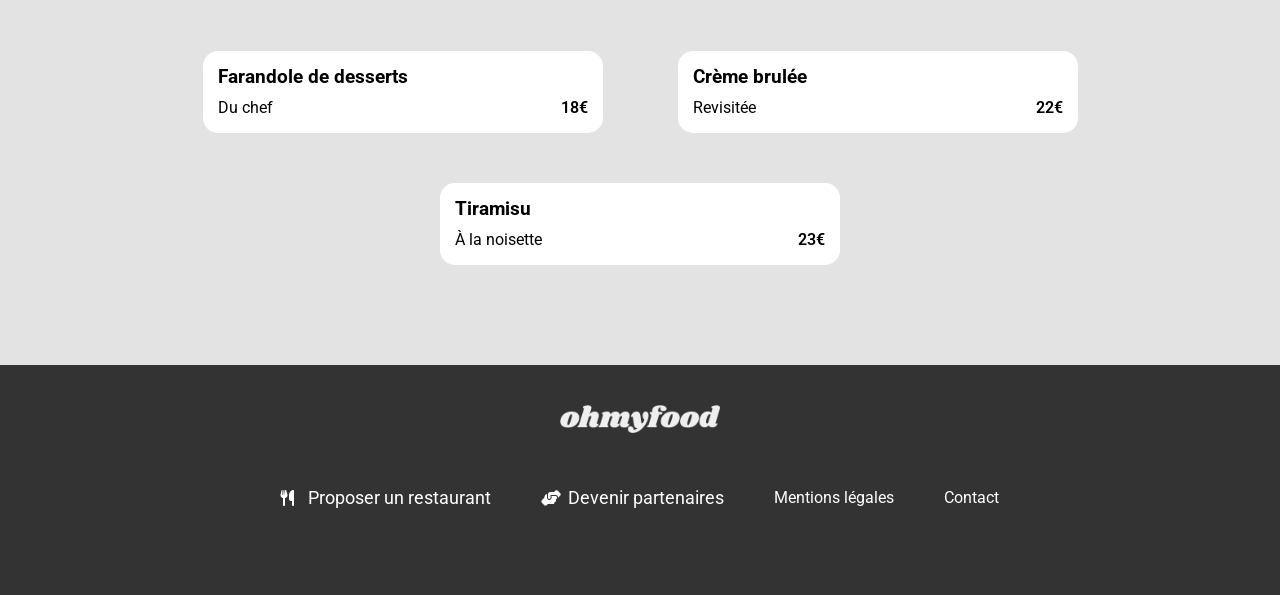
<file: leDeliceDuSens.html>
<!DOCTYPE html>

<html lang="fr">
    <head>
        <meta charset="UTF-8">
        <meta http-equiv="X-UA-Compatible" content="IE=edge">
        <meta name="viewport" content="width=device-width, initial-scale=1.0">

        <!-- Lien vers css personalisé -->
        <link rel="stylesheet" href="ressources/css/style.css">

        <!-- cdn Font Awesome -->
        <link rel="stylesheet" href="https://cdnjs.cloudflare.com/ajax/libs/font-awesome/6.1.1/css/all.min.css" integrity="sha512-KfkfwYDsLkIlwQp6LFnl8zNdLGxu9YAA1QvwINks4PhcElQSvqcyVLLD9aMhXd13uQjoXtEKNosOWaZqXgel0g==" crossorigin="anonymous" referrerpolicy="no-referrer" />

        <!-- cdn google font -->
        <link rel="preconnect" href="https://fonts.googleapis.com">
        <link rel="preconnect" href="https://fonts.gstatic.com" crossorigin>
        <link href="https://fonts.googleapis.com/css2?family=Shrikhand&display=swap" rel="stylesheet">
        <link href="https://fonts.googleapis.com/css2?family=Roboto:wght@100;300;400;500;700;900&family=Shrikhand&display=swap" rel="stylesheet">

        <title> Ohmyfood - Le délice du sens </title>
    </head>

    <body>

        <header>
            <div class="nomSite">
                <img src="ressources/images/logo/ohmyfood.png" alt="Nom site internet ohmyfood">
            </div>
        </header>
        
        <main>
            <div class="photoRestaurant" id="photoRestaurant4">
                <a href="accueil.html">
                    <i class="fa-solid fa-arrow-left-long"></i>
                </a>
            </div>

            <section class="contenuRestaurant">
                <div class="titreRestaurant">
                    <h1>Le délice du sens</h1>
                    <i class="fa-regular fa-heart"></i>
                    <i class="fa-solid fa-heart"></i>
                </div>

                <div class="platRestaurant">
                    <div class="platRestaurantType">
                        <h2>Entrées</h2>
                        <div class="platRestaurantTypeDetail">
                            <div class="detailCarteRestaurant">
                                <div class="extensionCarteHover"></div>
                                <div class="extensionCarteHoverCheck">
                                    <i class="fa-solid fa-circle-check"></i>
                                </div>
                                <h3>Tartare de thon</h3>
                                <p>Assaisonné au yuzu</p>
                                <span>25€</span>
                            </div>
                            <div class="detailCarteRestaurant">
                                <div class="extensionCarteHover">
                                    <span>...</span>
                                </div>
                                <div class="extensionCarteHoverCheck">
                                    <i class="fa-solid fa-circle-check"></i>
                                </div>
                                <h3>Bouchée de homard croustillant </h3>
                                <p>Et sa farandole de petits légumes</p>
                                <span>35€</span>
                            </div>
                            <div class="detailCarteRestaurant">
                                <div class="extensionCarteHover"></div>
                                <div class="extensionCarteHoverCheck">
                                    <i class="fa-solid fa-circle-check"></i>
                                </div>
                                <h3>Velouté de cèpes </h3>
                                <p>Aux truffes</p>
                                <span>20€</span>
                            </div>
                        </div>
                    </div>

                    <div class="platRestaurantType">
                        <h2>Plats</h2>
                        <div class="platRestaurantTypeDetail">
                            <div class="detailCarteRestaurant">
                                <div class="extensionCarteHover"></div>
                                <div class="extensionCarteHoverCheck">
                                    <i class="fa-solid fa-circle-check"></i>
                                </div>
                                <h3>Poulet rôti aux herbes de Provence </h3>
                                <p>Et sa crème de truffe</p>
                                <span>40€</span>
                            </div>
                            <div class="detailCarteRestaurant">
                                <div class="extensionCarteHover">
                                    <span>...</span>
                                </div>
                                <div class="extensionCarteHoverCheck">
                                    <i class="fa-solid fa-circle-check"></i>
                                </div>
                                <h3>Langouste rôtie </h3>
                                <p>Et ses légumes de saison</p>
                                <span>35€</span>
                            </div>
                            <div class="detailCarteRestaurant">
                                <div class="extensionCarteHover"></div>
                                <div class="extensionCarteHoverCheck">
                                    <i class="fa-solid fa-circle-check"></i>
                                </div>
                                <h3>Côte de boeuf Angus </h3>
                                <p>Et sa purée de panais</p>
                                <span>44€</span>
                            </div>
                        </div>
                    </div>

                    <div class="platRestaurantType">
                        <h2>desserts</h2>
                        <div class="platRestaurantTypeDetail">
                            <div class="detailCarteRestaurant">
                                <div class="extensionCarteHover"></div>
                                <div class="extensionCarteHoverCheck">
                                    <i class="fa-solid fa-circle-check"></i>
                                </div>
                                <h3>Farandole de desserts</h3>
                                <p>Du chef</p>
                                <span>18€</span>
                            </div>
                            <div class="detailCarteRestaurant">
                                <div class="extensionCarteHover"></div>
                                <div class="extensionCarteHoverCheck">
                                    <i class="fa-solid fa-circle-check"></i>
                                </div>
                                <h3>Crème brulée </h3>
                                <p>Revisitée</p>
                                <span>22€</span>
                            </div>
                            <div class="detailCarteRestaurant">
                                <div class="extensionCarteHover"></div>
                                <div class="extensionCarteHoverCheck">
                                    <i class="fa-solid fa-circle-check"></i>
                                </div>
                                <h3>Tiramisu </h3>
                                <p>À la noisette</p>
                                <span>23€</span>
                            </div>
                        </div>
                    </div>

                </div>
            </section>
        </main>
        
        <footer>
            <div id="nomSiteFooter">
                <img src="ressources/images/logo/ohmyfood.png" alt="logo ohmyfood">
            </div>
            <ul>
                <li id="footerRestaurant">
                    <a href="#">
                        <i class="fa-solid fa-utensils"></i>
                        <span>Proposer un restaurant</span>   
                    </a>
                </li>
                <li id="footerPartener">
                    <a href="#">
                        <i class="fa-solid fa-handshake-angle"></i>
                        <span>Devenir partenaires</span>
                    </a>
                </li>
                <li>
                    <a href="#">Mentions légales</a>
                </li>
                <li>
                    <a href="#">Contact</a>
                </li>
            </ul>
        </footer>
    </body>
</html>
</file>
<file: ressources/css/style.css>
header .nomSite {
  min-height: 140px;
  position: relative;
}
header .nomSite img {
  display: inline-block;
  position: absolute;
  top: 50%;
  left: 50%;
  transform: translate(-50%, -50%);
  width: clamp(20px, 20em, 200px);
}

footer {
  height: 230px;
  background-color: rgba(0, 0, 0, 0.8);
  padding: 0 20px;
}
footer #nomSiteFooter {
  padding-top: 40px;
  padding-bottom: 20px;
}
footer #nomSiteFooter img {
  filter: invert(100%);
  width: 160px;
}
footer ul li {
  margin-bottom: 10px;
}
footer ul li a {
  color: #fff;
}
footer ul li a i {
  display: inline-block;
}
footer ul li a .fa-utensils {
  margin-right: 9px;
}
footer ul li a .fa-handshake-angle {
  margin-right: 3px;
}
footer ul li a span {
  font-size: 18px;
}

.loader-container {
  position: fixed;
  top: 0;
  bottom: 0;
  height: 100vh;
  width: 100%;
  background-color: #f1f1f1;
  opacity: 0.9;
  z-index: 50;
  animation: cleanLoader 0.5s 3s ease-out forwards;
  display: flex;
  align-items: center;
  justify-content: center;
}
.loader-container .loader {
  display: block;
  position: relative;
  width: 250px;
  height: 250px;
  border-radius: 50%;
  border: 7px solid transparent;
  border-top-color: #9356DC;
  animation: spin 2s linear infinite;
}
.loader-container .loader::before, .loader-container .loader::after {
  position: absolute;
  content: "";
  border-radius: 50%;
  border: 7px solid transparent;
}
.loader-container .loader::before {
  top: 10px;
  left: 10px;
  right: 10px;
  bottom: 10px;
  border-top-color: #FF79DA;
  animation: spin 3s linear infinite;
}
.loader-container .loader::after {
  top: 25px;
  left: 25px;
  right: 25px;
  bottom: 25px;
  border-top-color: #99E2D0;
  animation: spin 1.5s linear infinite;
}

@keyframes cleanLoader {
  0% {
    opacity: 0.9;
    z-index: 50;
  }
  100% {
    opacity: 0;
    z-index: -50;
  }
}
@keyframes spin {
  from {
    transform: rotate(0);
  }
  to {
    transform: rotate(360deg);
  }
}
*,
*::before,
*::after {
  padding: 0;
  margin: 0;
  box-sizing: border-box;
  outline: none;
  border: none;
  text-decoration: none;
  list-style: none;
}

body {
  font-family: "Roboto", sans-serif;
}
body main #localisation {
  min-height: 100px;
  background-color: #e3e3e3;
  display: flex;
  justify-content: center;
  align-items: center;
  box-shadow: 0px -1px 10px 0px grey;
}
body main #localisation i {
  font-size: 25px;
  margin-right: 20px;
}
body main #localisation p {
  font-size: 25px;
}
body main #reservation {
  min-height: 250px;
  background-color: rgba(227, 227, 227, 0.45);
  display: flex;
  flex-wrap: wrap;
  flex-direction: column;
  justify-content: center;
  align-items: center;
  padding: 0px 50px;
  text-align: center;
}
body main #reservation h2 {
  font-size: 30px;
  font-weight: 800;
  margin-top: 60px;
  margin: 50px 10px 0px 10px;
}
body main #reservation h3 {
  font-weight: 400;
  color: rgba(0, 0, 0, 0.6);
  font-size: 20px;
}
body main #reservation a {
  color: white;
  font-size: clamp(15px, 8em, 25px);
  background-image: linear-gradient(to left top, #9356DC 15%, #FF79DA 100%);
  padding: 20px 30px;
  text-align: center;
  border-radius: 999px;
  margin: 40px auto 80px auto;
  cursor: pointer;
  position: relative;
}
body main #reservation a::before {
  position: absolute;
  content: "";
  width: 100%;
  height: 100%;
  top: 0;
  left: 0;
  border-radius: 999px;
  -webkit-box-shadow: 0px 10px 13px -7px #000000, 0px 0px 36px 13px rgba(0, 0, 0, 0.62);
  box-shadow: 0px 10px 13px -7px #000000, 0px 0px 36px 13px rgba(0, 0, 0, 0.62);
  opacity: 0;
  transition: opacity 0.2s linear;
}
body main #reservation a:hover::before {
  opacity: 1;
}
body main #fonctionnement h2 {
  margin: 50px 20px;
  font-size: 30px;
}
body main #fonctionnement #fonctionnementFlex {
  display: flex;
  flex-wrap: wrap;
  flex-direction: column;
}
body main #fonctionnement #fonctionnementFlex a {
  padding: 30px 0px;
  width: clamp(300px, 70%, 400px);
  border: 1px solid #fff;
  box-shadow: 0px 3px 6px 0px rgba(227, 227, 227, 0.45);
  border-radius: 30px;
  margin: 0 auto 25px auto;
  position: relative;
  color: #000;
  cursor: pointer;
  background-image: linear-gradient(to right, transparent 50%, rgba(147, 86, 220, 0.2) 50%);
  background-size: 200%;
  transition: 0.4s ease-out;
}
body main #fonctionnement #fonctionnementFlex a .fonctionnementButtonFlex {
  display: flex;
  flex-direction: row;
  row-gap: 20px;
  justify-content: space-around;
  padding: 0px 15px;
}
body main #fonctionnement #fonctionnementFlex a .fonctionnementButtonFlex i {
  display: inline-block;
  font-size: 22px;
  color: rgba(0, 0, 0, 0.5);
  transition: 0.2s ease-out 0.1s;
}
body main #fonctionnement #fonctionnementFlex a .fonctionnementButtonFlex p {
  display: inline-block;
  font-size: 20px;
  font-weight: 700;
}
body main #fonctionnement #fonctionnementFlex a span {
  position: absolute;
  left: -5px;
  top: 50%;
  transform: translateY(-60%);
  color: #fff;
}
body main #fonctionnement #fonctionnementFlex a span:after {
  content: "";
  position: absolute;
  width: 25px;
  height: 25px;
  background-color: #9356DC;
  border-radius: 50%;
  padding: 7px;
  left: -8px;
  top: 50%;
  transform: translateY(-50%);
  z-index: -1;
}
body main #fonctionnement #fonctionnementFlex a:hover {
  background-position: 100%;
}
body main #fonctionnement #fonctionnementFlex a:hover i {
  color: #9356DC;
}
body main #restaurants {
  background-color: rgba(227, 227, 227, 0.45);
  padding-top: 50px;
  padding-bottom: 50px;
}
body main #restaurants h1 {
  margin: 0px 0px 20px 20px;
  font-size: 30px;
}
body main #restaurants #restaurantContainer {
  display: flex;
  justify-content: center;
  align-items: center;
  flex-wrap: wrap;
  flex-direction: column;
  row-gap: 15px;
}
body main #restaurants #restaurantContainer .restaurant {
  min-height: 200px;
  width: clamp(250px, 95%, 400px);
  border-radius: 15px;
  background-color: #fff;
  cursor: pointer;
  overflow: hidden;
}
body main #restaurants #restaurantContainer .restaurant a {
  color: #000;
}
body main #restaurants #restaurantContainer .restaurant a #restaurantPhoto1 {
  background-image: url(../images/restaurants/restaurant1.jpg);
}
body main #restaurants #restaurantContainer .restaurant a #restaurantPhoto2 {
  background-image: url(../images/restaurants/restaurant2.jpg);
}
body main #restaurants #restaurantContainer .restaurant a #restaurantPhoto3 {
  background-image: url(../images/restaurants/restaurant3.jpg);
}
body main #restaurants #restaurantContainer .restaurant a #restaurantPhoto4 {
  background-image: url(../images/restaurants/restaurant4.jpg);
}
body main #restaurants #restaurantContainer .restaurant a .restaurantPhoto {
  background-size: cover;
  background-position: center;
  background-repeat: no-repeat;
  min-height: 160px;
  position: relative;
}
body main #restaurants #restaurantContainer .restaurant a .restaurantPhoto .textClignotant {
  background-color: #99E2D0;
  display: inline-block;
  padding: 5px 10px;
  border-radius: 5px;
  position: absolute;
  top: 5%;
  right: 5%;
}
body main #restaurants #restaurantContainer .restaurant a .restaurantPhoto .textClignotant ul {
  text-align: center;
}
body main #restaurants #restaurantContainer .restaurant a .restaurantPhoto .textClignotant ul li {
  display: inline-block;
  letter-spacing: -2px;
  animation: flash 3s linear infinite;
  color: #000;
}
body main #restaurants #restaurantContainer .restaurant a .restaurantPhoto .textClignotant ul li:nth-child(1) {
  animation-delay: 0.2s;
}
body main #restaurants #restaurantContainer .restaurant a .restaurantPhoto .textClignotant ul li:nth-child(2) {
  animation-delay: 0.4s;
}
body main #restaurants #restaurantContainer .restaurant a .restaurantPhoto .textClignotant ul li:nth-child(3) {
  animation-delay: 0.6s;
}
body main #restaurants #restaurantContainer .restaurant a .restaurantPhoto .textClignotant ul li:nth-child(4) {
  animation-delay: 0.8s;
}
body main #restaurants #restaurantContainer .restaurant a .restaurantPhoto .textClignotant ul li:nth-child(5) {
  animation-delay: 1s;
}
body main #restaurants #restaurantContainer .restaurant a .restaurantPhoto .textClignotant ul li:nth-child(6) {
  animation-delay: 1.2s;
}
body main #restaurants #restaurantContainer .restaurant a .restaurantPhoto .textClignotant ul li:nth-child(7) {
  animation-delay: 1.4s;
}
body main #restaurants #restaurantContainer .restaurant a .restaurantDescription {
  position: relative;
}
body main #restaurants #restaurantContainer .restaurant a .restaurantDescription h4 {
  font-size: 16px;
  font-weight: 700;
  margin: 15px 0 0 5px;
}
body main #restaurants #restaurantContainer .restaurant a .restaurantDescription h5 {
  font-size: 15px;
  font-weight: 400;
  margin: 5px 0 20px 5px;
}
body main #restaurants #restaurantContainer .restaurant a .restaurantDescription i {
  position: absolute;
  top: 5px;
  right: 10px;
  font-size: 20px;
}
body main #restaurants #restaurantContainer .restaurant a .restaurantDescription .fa-solid.fa-heart {
  background-image: linear-gradient(to left top, #9356DC 15%, #FF79DA 100%);
  background-clip: text;
  -webkit-background-clip: text;
  color: transparent;
  opacity: 0;
  transition: all 0.2s;
}
body main #restaurants #restaurantContainer .restaurant a .restaurantDescription .fa-solid.fa-heart:hover {
  opacity: 1;
  transform: scale(1.1);
}
body main #restaurants #restaurantContainer .restaurant a .restaurantDescription .fa-solid.fa-heart:hover + .fa-regular.fa-heart {
  opacity: 0;
}
body main #restaurants #restaurantContainer .restaurant a .restaurantDescription .fa-regular.fa-heart {
  opacity: 1;
}
body main #photoRestaurant1 {
  background-image: url(../images/restaurants/restaurant1.jpg);
}
body main #photoRestaurant2 {
  background-image: url(../images/restaurants/restaurant2.jpg);
}
body main #photoRestaurant3 {
  background-image: url(../images/restaurants/restaurant3.jpg);
}
body main #photoRestaurant4 {
  background-image: url(../images/restaurants/restaurant4.jpg);
}
body main .photoRestaurant {
  background-size: cover;
  background-position: center;
  background-repeat: no-repeat;
  min-height: 550px;
  position: relative;
  z-index: 1;
}
body main .photoRestaurant a {
  color: #000;
}
body main .photoRestaurant a i {
  position: absolute;
  top: -85px;
  left: 4%;
  font-size: 30px;
  font-weight: bold;
  cursor: pointer;
}
body main .contenuRestaurant {
  padding-top: 40px;
  background-color: #e3e3e3;
  border-radius: 50px 50px 0 0;
  margin-top: -150px;
  z-index: 1000;
  position: relative;
  overflow: hidden;
}
body main .contenuRestaurant .titreRestaurant {
  position: relative;
}
body main .contenuRestaurant .titreRestaurant h1 {
  text-align: center;
  font-family: "Shrikhand", sans-serif;
  margin-bottom: 60px;
}
body main .contenuRestaurant .titreRestaurant i {
  position: absolute;
  top: 3px;
  left: calc(135px + 50%);
  font-size: 30px;
  cursor: pointer;
}
body main .contenuRestaurant .titreRestaurant .fa-solid.fa-heart {
  background-image: linear-gradient(to left top, #9356DC 15%, #FF79DA 100%);
  background-clip: text;
  -webkit-background-clip: text;
  color: transparent;
  opacity: 0;
  transition: all 0.2s;
}
body main .contenuRestaurant .titreRestaurant .fa-solid.fa-heart:hover {
  opacity: 1;
  transform: scale(1.1);
}
body main .contenuRestaurant .titreRestaurant .fa-solid.fa-heart:hover + .fa-regular.fa-heart {
  opacity: 0;
}
body main .contenuRestaurant .titreRestaurant .fa-regular.fa-heart {
  opacity: 1;
}
body main .contenuRestaurant .platRestaurant {
  display: flex;
  flex-wrap: wrap;
  flex-direction: column;
  row-gap: 100px;
  margin-bottom: 100px;
}
body main .contenuRestaurant .platRestaurant .platRestaurantType h2 {
  font-size: 17px;
  font-weight: 400;
  text-transform: uppercase;
  padding-bottom: 15px;
  margin-bottom: 15px;
  margin-left: 18%;
  position: relative;
}
body main .contenuRestaurant .platRestaurant .platRestaurantType h2::before {
  content: "";
  position: absolute;
  width: 40px;
  background-color: #99E2D0;
  border: 2px solid #99E2D0;
  bottom: 5px;
}
body main .contenuRestaurant .platRestaurant .platRestaurantType .platRestaurantTypeDetail {
  display: flex;
  flex-direction: column;
  justify-content: center;
  align-items: center;
  row-gap: 25px;
}
body main .contenuRestaurant .platRestaurant .platRestaurantType .platRestaurantTypeDetail .detailCarteRestaurant {
  padding: 5px 15px;
  background-color: #fff;
  border-radius: 15px;
  width: 95%;
  max-width: 400px;
  position: relative;
  cursor: pointer;
  overflow: hidden;
  opacity: 0;
  animation-name: apparition;
  animation-duration: 1s;
  animation-timing-function: linear;
  animation-fill-mode: forwards;
}
body main .contenuRestaurant .platRestaurant .platRestaurantType .platRestaurantTypeDetail .detailCarteRestaurant:nth-child(1) {
  animation-delay: 0.7s;
}
body main .contenuRestaurant .platRestaurant .platRestaurantType .platRestaurantTypeDetail .detailCarteRestaurant:nth-child(2) {
  animation-delay: 1.4s;
}
body main .contenuRestaurant .platRestaurant .platRestaurantType .platRestaurantTypeDetail .detailCarteRestaurant:nth-child(3) {
  animation-delay: 2.1s;
}
body main .contenuRestaurant .platRestaurant .platRestaurantType .platRestaurantTypeDetail .detailCarteRestaurant:nth-child(4) {
  animation-delay: 2.8s;
}
body main .contenuRestaurant .platRestaurant .platRestaurantType .platRestaurantTypeDetail .detailCarteRestaurant:hover .extensionCarteHover {
  transform: translateX(-90%);
}
body main .contenuRestaurant .platRestaurant .platRestaurantType .platRestaurantTypeDetail .detailCarteRestaurant:hover .extensionCarteHover span {
  opacity: 1;
}
body main .contenuRestaurant .platRestaurant .platRestaurantType .platRestaurantTypeDetail .detailCarteRestaurant .extensionCarteHover {
  position: absolute;
  right: -60%;
  bottom: 0;
  z-index: 20;
  height: 50%;
  width: 60%;
  transform: translateX(0%);
  transition: transform 0.5s linear;
  background-color: #fff;
  overflow: hidden;
  background-color: #fff;
}
body main .contenuRestaurant .platRestaurant .platRestaurantType .platRestaurantTypeDetail .detailCarteRestaurant .extensionCarteHover span {
  position: absolute;
  bottom: 14px;
  right: 60%;
  font-size: 25px;
  letter-spacing: 2px;
  opacity: 0;
  transition: opacity 0.2s linear 0.4s;
}
body main .contenuRestaurant .platRestaurant .platRestaurantType .platRestaurantTypeDetail .detailCarteRestaurant:hover .extensionCarteHoverCheck {
  transform: translateX(-60px);
}
body main .contenuRestaurant .platRestaurant .platRestaurantType .platRestaurantTypeDetail .detailCarteRestaurant:hover .extensionCarteHoverCheck i {
  transform: rotate(-360deg);
}
body main .contenuRestaurant .platRestaurant .platRestaurantType .platRestaurantTypeDetail .detailCarteRestaurant .extensionCarteHoverCheck {
  position: absolute;
  z-index: 40;
  width: 60px;
  height: 100%;
  background-color: #99E2D0;
  top: 0;
  right: -60px;
  transform: translateX(0);
  transition: transform 0.5s linear;
  display: flex;
  justify-content: center;
  align-items: center;
}
body main .contenuRestaurant .platRestaurant .platRestaurantType .platRestaurantTypeDetail .detailCarteRestaurant .extensionCarteHoverCheck i {
  font-size: 30px;
  color: #fff;
  transform: rotate(0);
  transition: transform 0.45s linear;
}
body main .contenuRestaurant .platRestaurant .platRestaurantType .platRestaurantTypeDetail .detailCarteRestaurant h3 {
  margin: 10px 0;
}
body main .contenuRestaurant .platRestaurant .platRestaurantType .platRestaurantTypeDetail .detailCarteRestaurant p {
  margin-bottom: 11px;
  width: 90%;
}
body main .contenuRestaurant .platRestaurant .platRestaurantType .platRestaurantTypeDetail .detailCarteRestaurant span {
  position: absolute;
  right: 15px;
  transform: translateX(0);
  transition: transform 0.5s linear;
  z-index: 30;
  bottom: 20%;
  font-weight: 600;
}
body main .contenuRestaurant .platRestaurant .platRestaurantType .platRestaurantTypeDetail .detailCarteRestaurant:hover span {
  transform: translateX(-200%);
}

@keyframes apparition {
  0% {
    opacity: 0;
    transform: translateY(20px);
  }
  80% {
    opacity: 1;
  }
  100% {
    transform: translateY(0px);
    opacity: 1;
  }
}
@keyframes flash {
  0% {
    transform: scale(1);
  }
  90% {
    transform: scale(1);
  }
  100% {
    transform: scale(1.4);
  }
}
@media screen and (min-width: 768px) {
  body header .nomSite img {
    width: clamp(20px, 20em, 800px);
  }
  body main #fonctionnement {
    margin: 0 50px 50px 50px;
  }
  body main #fonctionnement h2 {
    text-align: center;
    margin-bottom: 100px;
  }
  body main #fonctionnement #fonctionnementFlex {
    display: flex;
    flex-wrap: wrap;
    flex-direction: row;
    column-gap: 30px;
    row-gap: 50px;
  }
  body main #fonctionnement #fonctionnementFlex a span {
    left: 50%;
    top: 2px;
    transform: translateY(-60%);
  }
  body main #restaurants {
    padding-bottom: 100px;
  }
  body main #restaurants h1 {
    text-align: center;
    margin-bottom: 100px;
  }
  body main #restaurants #restaurantContainer {
    justify-content: space-around;
    flex-direction: row;
    gap: 50px 25px;
  }
  body main .contenuRestaurant .titreRestaurant h1 {
    font-size: 40px;
  }
  body main .contenuRestaurant .titreRestaurant i {
    top: 8px;
    left: calc(230px + 50%);
    font-size: 40px;
  }
  body main .contenuRestaurant .platRestaurant {
    margin: 100px;
  }
  body main .contenuRestaurant .platRestaurant .platRestaurantType h2 {
    display: inline-block;
    margin: 0 0 60px 0;
  }
  body main .contenuRestaurant .platRestaurant .platRestaurantType h2::before {
    width: 100%;
  }
  body main .contenuRestaurant .platRestaurant .platRestaurantType .platRestaurantTypeDetail {
    flex-direction: row;
    flex-wrap: wrap;
    column-gap: 75px;
    row-gap: 50px;
  }
  body main .contenuRestaurant .platRestaurant .platRestaurantType .platRestaurantTypeDetail .detailCarteRestaurant {
    width: 400px;
  }
  body footer #nomSiteFooter {
    text-align: center;
    margin-bottom: 30px;
  }
  body footer ul {
    display: flex;
    flex-wrap: wrap;
    align-items: center;
    justify-content: center;
    column-gap: 50px;
    row-gap: 40px;
  }
}

/*# sourceMappingURL=style.css.map */
</file>
